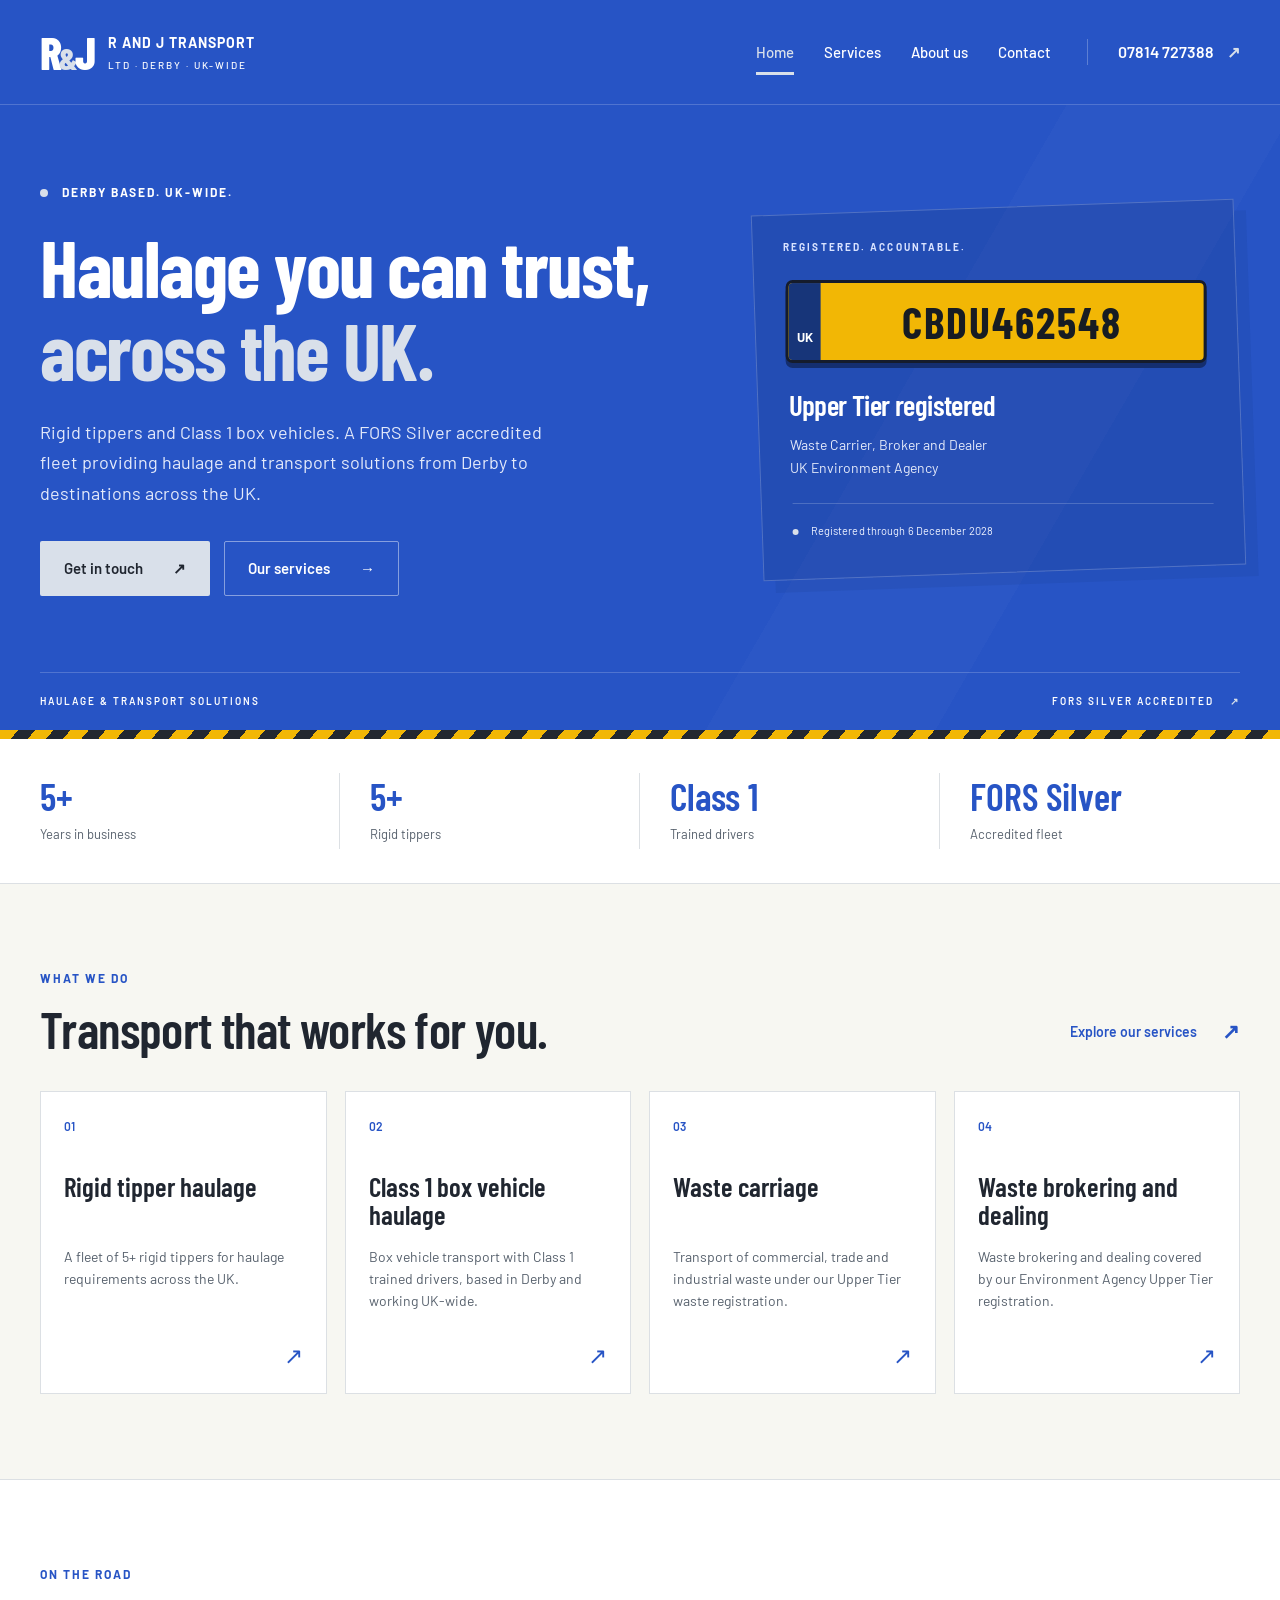
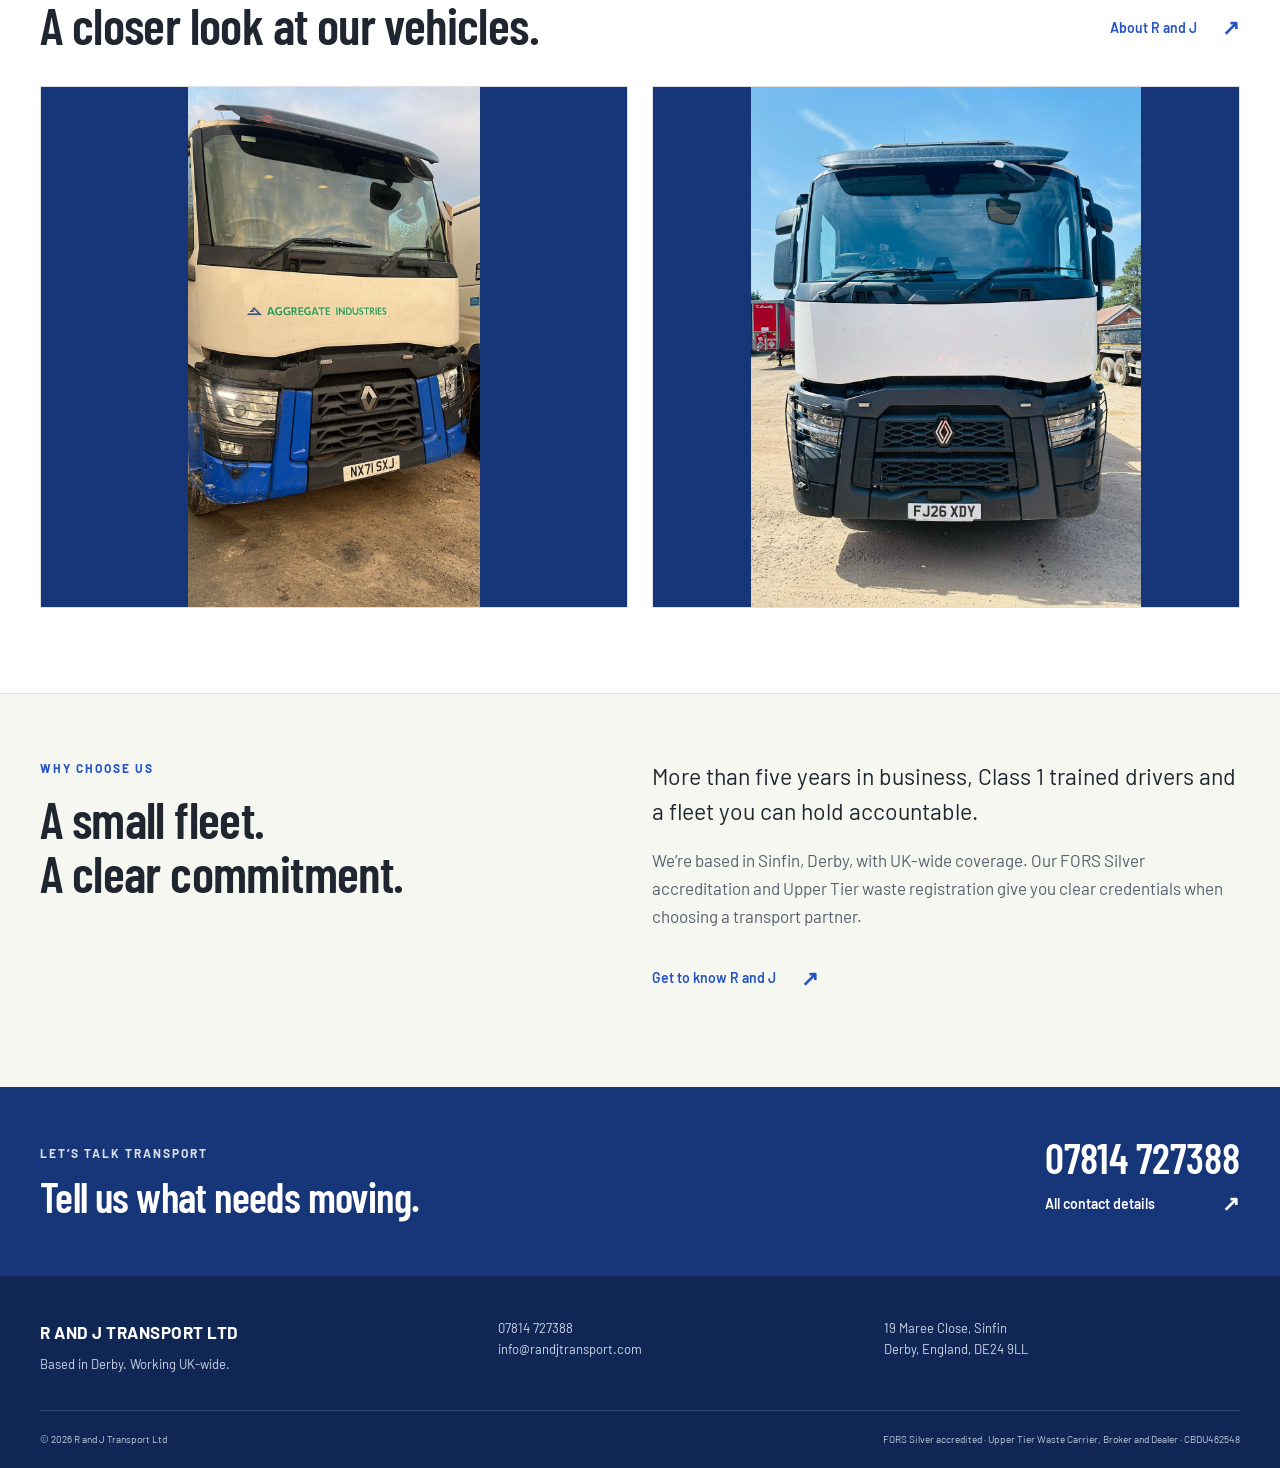
<file: index.html>
<!doctype html>
<html lang="en-GB">

<head>
    <meta charset="utf-8">
    <meta name="viewport" content="width=device-width, initial-scale=1">
    <meta name="color-scheme" content="light dark">
    <title>UK Haulage & Transport | R and J Transport Ltd</title>
    <meta name="description"
        content="FORS Silver accredited haulage from Derby across the UK. Rigid tippers, Class 1 box vehicles and registered waste transport.">
    <link rel="preconnect" href="https://fonts.googleapis.com">
    <link rel="preconnect" href="https://fonts.gstatic.com" crossorigin>
    <link
        href="https://fonts.googleapis.com/css2?family=Barlow+Condensed:wght@500;600;700;800&family=Barlow:wght@400;500;600;700&display=swap"
        rel="stylesheet">
    <link rel="stylesheet" href="css/style.css">
    <script src="js/main.js" defer></script>
</head>

<body><a class="skip" href="#main">Skip to content</a>
    <header class="site-header">
        <div class="container header-inner"><a class="brand" href="index.html"
                aria-label="R and J Transport Ltd home"><span class="brand-mark">R<span>&amp;</span>J</span><span
                    class="brand-name">R AND J TRANSPORT <small>LTD · DERBY · UK-WIDE</small></span></a><button
                class="menu-toggle" aria-expanded="false" aria-controls="navigation" hidden>Menu <span
                    aria-hidden="true">☰</span></button>
            <nav id="navigation" aria-label="Main navigation"><a href="index.html" aria-current="page">Home</a><a
                    href="services.html">Services</a><a href="about.html">About us</a><a href="contact.html">Contact</a>
            </nav><a class="header-phone" href="tel:+447814727388">07814 727388 <span aria-hidden="true">↗</span></a>
        </div>
    </header>
    <main id="main">
        <section class="hero">
            <div class="container hero-grid">
                <div>
                    <p class="eyebrow"><span class="status-dot"></span> DERBY BASED. UK-WIDE.</p>
                    <h1>Haulage you can trust,<br><span>across the UK.</span></h1>
                    <p class="hero-intro">Rigid tippers and Class 1 box vehicles. A FORS Silver accredited fleet
                        providing haulage and transport solutions from Derby to destinations across the UK.</p>
                    <div class="actions"><a class="button primary" href="contact.html">Get in touch <span
                                aria-hidden="true">↗</span></a><a class="button outline" href="services.html">Our
                            services <span aria-hidden="true">→</span></a></div>
                </div>
                <aside class="registration">
                    <p class="eyebrow">REGISTERED. ACCOUNTABLE.</p>
                    <div class="number-plate" aria-label="Environment Agency registration CBDU462548"><span
                            class="plate-gb">UK</span><strong>CBDU462548</strong></div>
                    <h2>Upper Tier registered</h2>
                    <p>Waste Carrier, Broker and Dealer<br>UK Environment Agency</p>
                    <div class="registration-valid"><span class="status-dot"></span> Registered through 6 December 2028
                    </div>
                </aside>
            </div>
            <div class="container hero-foot"><span>HAULAGE &amp; TRANSPORT SOLUTIONS</span><span>FORS SILVER ACCREDITED
                    <span aria-hidden="true">↗</span></span></div>
        </section>
        <div class="hazard" aria-hidden="true"></div>
        <section class="stats" aria-label="Our fleet at a glance">
            <div class="container stats-grid">
                <div><strong>5+</strong><span>Years in business</span></div>
                <div><strong>5+</strong><span>Rigid tippers</span></div>
                <div><strong>Class 1</strong><span>Trained drivers</span></div>
                <div><strong>FORS Silver</strong><span>Accredited fleet</span></div>
            </div>
        </section>
        <section class="section">
            <div class="container">
                <div class="section-heading">
                    <div>
                        <p class="eyebrow">WHAT WE DO</p>
                        <h2>Transport that works for you.</h2>
                    </div><a class="text-link" href="services.html">Explore our services <span
                            aria-hidden="true">↗</span></a>
                </div>
                <div class="cards"><a class="service-card" href="services.html#rigid-tippers"><span
                            class="card-number">01</span>
                        <h3>Rigid tipper haulage</h3>
                        <p>A fleet of 5+ rigid tippers for haulage requirements across the UK.</p><span
                            class="card-arrow" aria-hidden="true">↗</span>
                    </a><a class="service-card" href="services.html#box-vehicles"><span class="card-number">02</span>
                        <h3>Class 1 box vehicle haulage</h3>
                        <p>Box vehicle transport with Class 1 trained drivers, based in Derby and working UK-wide.</p>
                        <span class="card-arrow" aria-hidden="true">↗</span>
                    </a><a class="service-card" href="services.html#waste-carriage"><span class="card-number">03</span>
                        <h3>Waste carriage</h3>
                        <p>Transport of commercial, trade and industrial waste under our Upper Tier waste registration.
                        </p><span class="card-arrow" aria-hidden="true">↗</span>
                    </a><a class="service-card" href="services.html#waste-brokering"><span class="card-number">04</span>
                        <h3>Waste brokering and dealing</h3>
                        <p>Waste brokering and dealing covered by our Environment Agency Upper Tier registration.</p>
                        <span class="card-arrow" aria-hidden="true">↗</span>
                    </a></div>
            </div>
        </section>
        <section class="section fleet-photos" aria-labelledby="fleet-photos-title">
            <div class="container">
                <div class="section-heading">
                    <div>
                        <p class="eyebrow">ON THE ROAD</p>
                        <h2 id="fleet-photos-title">A closer look at our vehicles.</h2>
                    </div><a class="text-link" href="about.html">About R and J <span aria-hidden="true">↗</span></a>
                </div>
                <div class="photo-grid">
                    <figure class="vehicle-photo"><img
                            src="Photos/1.jpeg"
                            alt="Front view of a blue and white Renault lorry parked in a yard" width="900"
                            height="1600" loading="lazy" decoding="async"></figure>
                    <figure class="vehicle-photo"><img
                            src="Photos/2.jpeg"
                            alt="Front view of a white Renault lorry in a yard on a sunny day" width="1200"
                            height="1600" loading="lazy" decoding="async"></figure>
                </div>
            </div>
        </section>
        <section class="why section">
            <div class="container split">
                <div>
                    <p class="eyebrow">WHY CHOOSE US</p>
                    <h2>A small fleet.<br>A clear commitment.</h2>
                </div>
                <div>
                    <p class="large-copy">More than five years in business, Class 1 trained drivers and a fleet you can
                        hold accountable.</p>
                    <p>We’re based in Sinfin, Derby, with UK-wide coverage. Our FORS Silver accreditation and Upper Tier
                        waste registration give you clear credentials when choosing a transport partner.</p><a
                        class="text-link" href="about.html">Get to know R and J <span aria-hidden="true">↗</span></a>
                </div>
            </div>
        </section>
        <section class="contact-band">
            <div class="container band-inner">
                <div>
                    <p class="eyebrow">LET’S TALK TRANSPORT</p>
                    <h2>Tell us what needs moving.</h2>
                </div>
                <div><a class="band-phone" href="tel:+447814727388">07814 727388</a><a class="text-link"
                        href="contact.html">All contact details <span aria-hidden="true">↗</span></a></div>
            </div>
        </section>
    </main>
    <footer class="site-footer">
        <div class="container footer-top"><a class="footer-brand" href="index.html">R AND J TRANSPORT LTD<span>Based in
                    Derby. Working UK-wide.</span></a>
            <div><a href="tel:+447814727388">07814 727388</a><br><a
                    href="mailto:info@randjtransport.com">info@randjtransport.com</a></div>
            <address>19 Maree Close, Sinfin<br>Derby, England, DE24 9LL</address>
        </div>
        <div class="container footer-bottom">
            <p>© 2026 R and J Transport Ltd</p>
            <p>FORS Silver accredited · Upper Tier Waste Carrier, Broker and Dealer · CBDU462548</p>
        </div>
    </footer>
</body>

</html>
</file>
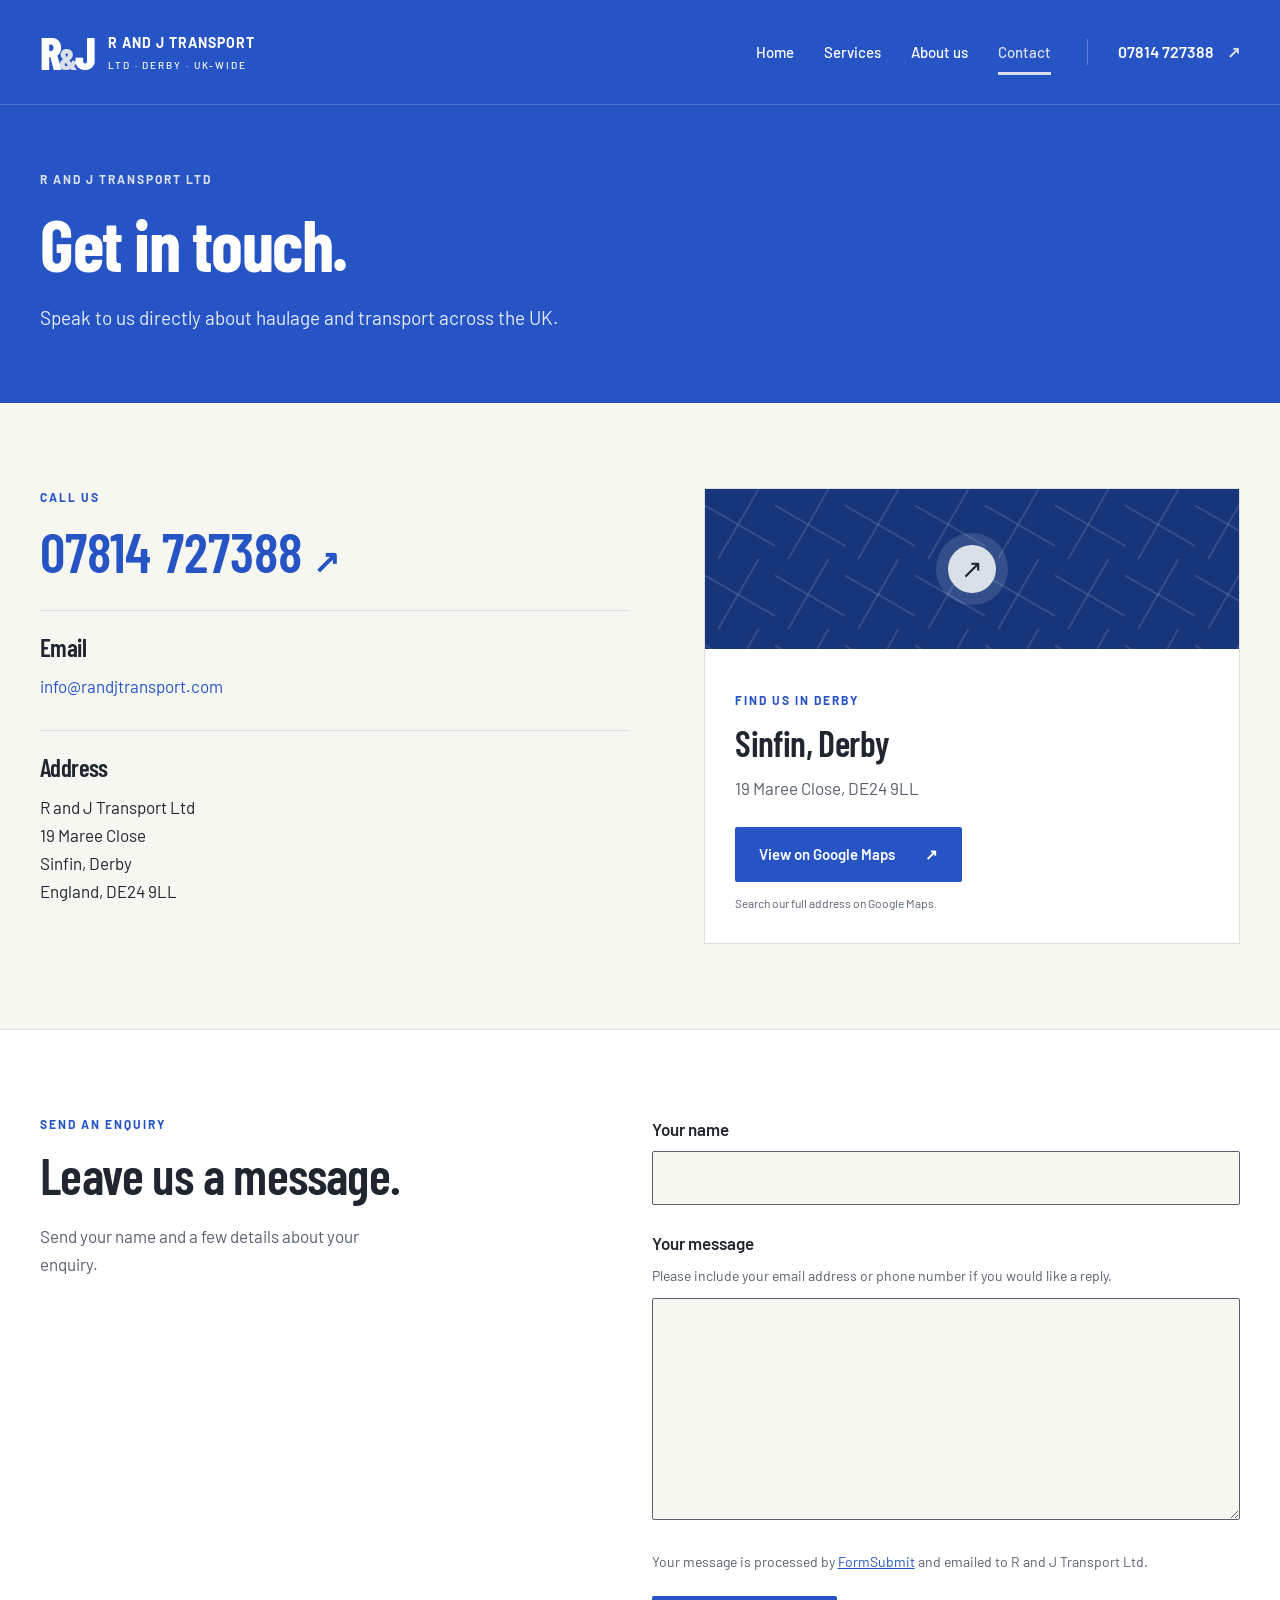
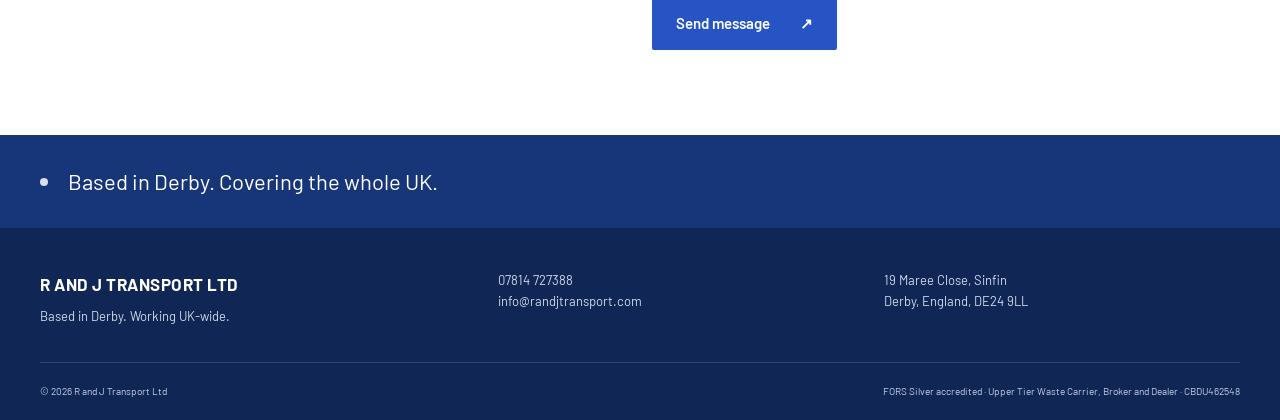
<file: contact.html>
<!doctype html>
<html lang="en-GB"><head><meta charset="utf-8"><meta name="viewport" content="width=device-width, initial-scale=1"><meta name="color-scheme" content="light dark"><title>Contact | R and J Transport Ltd</title><meta name="description" content="Call 07814 727388 or email info@randjtransport.com. Find us at 19 Maree Close, Sinfin, Derby, DE24 9LL."><link rel="preconnect" href="https://fonts.googleapis.com"><link rel="preconnect" href="https://fonts.gstatic.com" crossorigin><link href="https://fonts.googleapis.com/css2?family=Barlow+Condensed:wght@500;600;700;800&family=Barlow:wght@400;500;600;700&display=swap" rel="stylesheet"><link rel="stylesheet" href="css/style.css"><script src="js/main.js" defer></script></head><body><a class="skip" href="#main">Skip to content</a><header class="site-header"><div class="container header-inner"><a class="brand" href="index.html" aria-label="R and J Transport Ltd home"><span class="brand-mark">R<span>&amp;</span>J</span><span class="brand-name">R AND J TRANSPORT <small>LTD · DERBY · UK-WIDE</small></span></a><button class="menu-toggle" aria-expanded="false" aria-controls="navigation" hidden>Menu <span aria-hidden="true">☰</span></button><nav id="navigation" aria-label="Main navigation"><a href="index.html">Home</a><a href="services.html">Services</a><a href="about.html">About us</a><a href="contact.html" aria-current="page">Contact</a></nav><a class="header-phone" href="tel:+447814727388">07814 727388 <span aria-hidden="true">↗</span></a></div></header><main id="main"><section class="page-banner"><div class="container"><p class="eyebrow">R AND J TRANSPORT LTD</p><h1>Get in touch.</h1><p>Speak to us directly about haulage and transport across the UK.</p></div></section><section class="section"><div class="container contact-layout"><div><p class="eyebrow">CALL US</p><a class="contact-phone" href="tel:+447814727388">07814 727388 <span aria-hidden="true">↗</span></a><div class="contact-item"><h2>Email</h2><a href="mailto:info@randjtransport.com">info@randjtransport.com</a></div><div class="contact-item"><h2>Address</h2><address>R and J Transport Ltd<br>19 Maree Close<br>Sinfin, Derby<br>England, DE24 9LL</address></div></div><aside class="location-panel"><div class="location-grid" aria-hidden="true"><span class="location-pin">↗</span></div><div class="location-content"><p class="eyebrow">FIND US IN DERBY</p><h2>Sinfin, Derby</h2><p>19 Maree Close, DE24 9LL</p><a class="button" href="https://www.google.com/maps/search/?api=1&amp;query=19%20Maree%20Close%2C%20Sinfin%2C%20Derby%2C%20DE24%209LL">View on Google Maps <span aria-hidden="true">↗</span></a><p class="map-note">Search our full address on Google Maps.</p></div></aside></div></section><section class="section enquiry-section" aria-labelledby="enquiry-title"><div class="container split"><div><p class="eyebrow">SEND AN ENQUIRY</p><h2 id="enquiry-title">Leave us a message.</h2><p class="enquiry-intro">Send your name and a few details about your enquiry.</p></div><form class="enquiry-form" action="https://formsubmit.co/info@randjtransport.com" method="POST"><input type="hidden" name="_subject" value="New website enquiry — R and J Transport Ltd"><div class="form-field"><label for="enquiry-name">Your name</label><input id="enquiry-name" type="text" name="name" autocomplete="name" maxlength="150" required></div><div class="form-field"><label for="enquiry-message">Your message</label><p id="message-hint" class="form-hint">Please include your email address or phone number if you would like a reply.</p><textarea id="enquiry-message" name="message" rows="7" maxlength="5000" aria-describedby="message-hint" required></textarea></div><p class="form-note">Your message is processed by <a href="https://formsubmit.co/">FormSubmit</a> and emailed to R and J Transport Ltd.</p><button class="button" type="submit">Send message <span aria-hidden="true">↗</span></button></form></div></section><section class="coverage"><div class="container"><span class="status-dot"></span><p>Based in Derby. Covering the whole UK.</p></div></section></main><footer class="site-footer"><div class="container footer-top"><a class="footer-brand" href="index.html">R AND J TRANSPORT LTD<span>Based in Derby. Working UK-wide.</span></a><div><a href="tel:+447814727388">07814 727388</a><br><a href="mailto:info@randjtransport.com">info@randjtransport.com</a></div><address>19 Maree Close, Sinfin<br>Derby, England, DE24 9LL</address></div><div class="container footer-bottom"><p>© 2026 R and J Transport Ltd</p><p>FORS Silver accredited · Upper Tier Waste Carrier, Broker and Dealer · CBDU462548</p></div></footer></body></html>
</file>
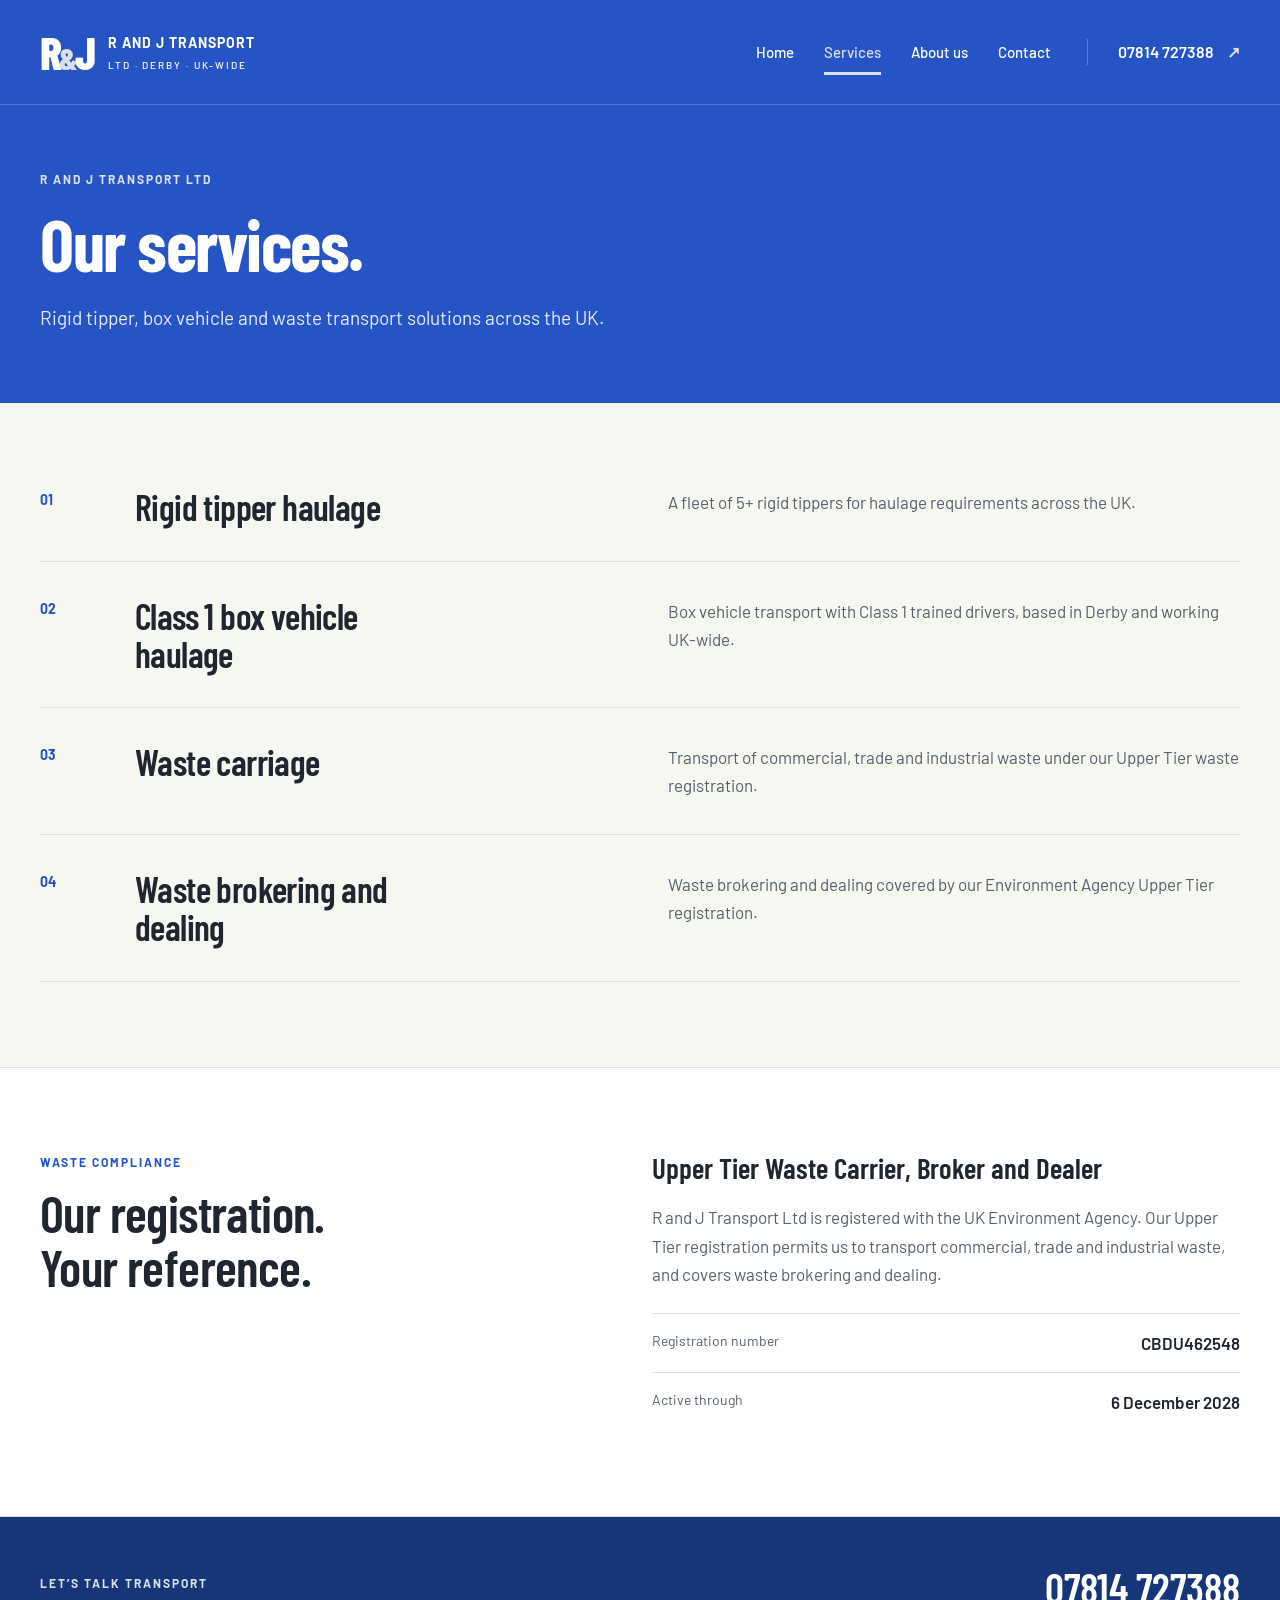
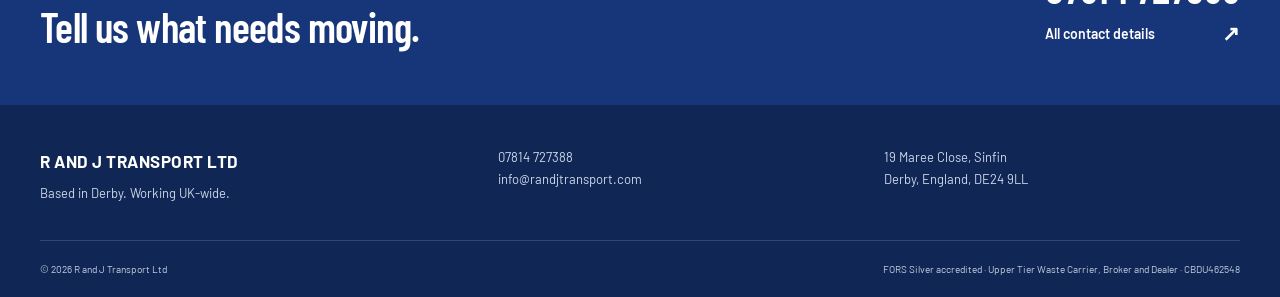
<file: services.html>
<!doctype html>
<html lang="en-GB"><head><meta charset="utf-8"><meta name="viewport" content="width=device-width, initial-scale=1"><meta name="color-scheme" content="light dark"><title>Haulage & Waste Transport Services | R and J Transport Ltd</title><meta name="description" content="Rigid tipper haulage, Class 1 box vehicles, waste carriage, brokering and dealing from Derby across the UK."><link rel="preconnect" href="https://fonts.googleapis.com"><link rel="preconnect" href="https://fonts.gstatic.com" crossorigin><link href="https://fonts.googleapis.com/css2?family=Barlow+Condensed:wght@500;600;700;800&family=Barlow:wght@400;500;600;700&display=swap" rel="stylesheet"><link rel="stylesheet" href="css/style.css"><script src="js/main.js" defer></script></head><body><a class="skip" href="#main">Skip to content</a><header class="site-header"><div class="container header-inner"><a class="brand" href="index.html" aria-label="R and J Transport Ltd home"><span class="brand-mark">R<span>&amp;</span>J</span><span class="brand-name">R AND J TRANSPORT <small>LTD · DERBY · UK-WIDE</small></span></a><button class="menu-toggle" aria-expanded="false" aria-controls="navigation" hidden>Menu <span aria-hidden="true">☰</span></button><nav id="navigation" aria-label="Main navigation"><a href="index.html">Home</a><a href="services.html" aria-current="page">Services</a><a href="about.html">About us</a><a href="contact.html">Contact</a></nav><a class="header-phone" href="tel:+447814727388">07814 727388 <span aria-hidden="true">↗</span></a></div></header><main id="main"><section class="page-banner"><div class="container"><p class="eyebrow">R AND J TRANSPORT LTD</p><h1>Our services.</h1><p>Rigid tipper, box vehicle and waste transport solutions across the UK.</p></div></section><section class="section"><div class="container service-list"><section class="service-row" id="rigid-tippers"><span class="row-number">01</span><h2>Rigid tipper haulage</h2><p>A fleet of 5+ rigid tippers for haulage requirements across the UK.</p></section><section class="service-row" id="box-vehicles"><span class="row-number">02</span><h2>Class 1 box vehicle haulage</h2><p>Box vehicle transport with Class 1 trained drivers, based in Derby and working UK-wide.</p></section><section class="service-row" id="waste-carriage"><span class="row-number">03</span><h2>Waste carriage</h2><p>Transport of commercial, trade and industrial waste under our Upper Tier waste registration.</p></section><section class="service-row" id="waste-brokering"><span class="row-number">04</span><h2>Waste brokering and dealing</h2><p>Waste brokering and dealing covered by our Environment Agency Upper Tier registration.</p></section></div></section><section class="section compliance"><div class="container split"><div><p class="eyebrow">WASTE COMPLIANCE</p><h2>Our registration.<br>Your reference.</h2></div><div><h3>Upper Tier Waste Carrier, Broker and Dealer</h3><p>R and J Transport Ltd is registered with the UK Environment Agency. Our Upper Tier registration permits us to transport commercial, trade and industrial waste, and covers waste brokering and dealing.</p><dl class="details"><div><dt>Registration number</dt><dd>CBDU462548</dd></div><div><dt>Active through</dt><dd>6 December 2028</dd></div></dl></div></div></section><section class="contact-band"><div class="container band-inner"><div><p class="eyebrow">LET’S TALK TRANSPORT</p><h2>Tell us what needs moving.</h2></div><div><a class="band-phone" href="tel:+447814727388">07814 727388</a><a class="text-link" href="contact.html">All contact details <span aria-hidden="true">↗</span></a></div></div></section></main><footer class="site-footer"><div class="container footer-top"><a class="footer-brand" href="index.html">R AND J TRANSPORT LTD<span>Based in Derby. Working UK-wide.</span></a><div><a href="tel:+447814727388">07814 727388</a><br><a href="mailto:info@randjtransport.com">info@randjtransport.com</a></div><address>19 Maree Close, Sinfin<br>Derby, England, DE24 9LL</address></div><div class="container footer-bottom"><p>© 2026 R and J Transport Ltd</p><p>FORS Silver accredited · Upper Tier Waste Carrier, Broker and Dealer · CBDU462548</p></div></footer></body></html>
</file>
<file: css/style.css>
:root{--blue:#2754c5;--deep:#173579;--yellow:#f2b705;--accent:#d9e0ea;--paper:#f7f7f2;--surface:#fff;--ink:#202630;--muted:#57616d;--line:#dce0e4;--link:#2754c5;color-scheme:light dark}*{box-sizing:border-box}body{margin:0;background:var(--paper);color:var(--ink);font:17px/1.65 Barlow,Arial,sans-serif}a{color:inherit;text-decoration:none}a:hover{text-decoration:underline;text-underline-offset:5px}button{font:inherit}h1,h2,h3,p{margin:0}p+p{margin-top:18px}h1,h2,h3,.brand-mark,.band-phone,.contact-phone,.stats strong{font-family:'Barlow Condensed','Arial Narrow',Arial,sans-serif;line-height:1.05}h1{font-size:clamp(54px,6.2vw,88px);font-weight:700;letter-spacing:-1.5px}h2{font-size:clamp(36px,4vw,52px);font-weight:600;letter-spacing:-.6px}h3{font-size:29px;font-weight:600}address{font-style:normal}.container{width:min(1200px,calc(100% - 80px));margin:auto}.site-header{background:var(--blue);color:#fff;border-bottom:1px solid #ffffff30}.header-inner{min-height:104px;display:flex;align-items:center;gap:36px}.brand{display:flex;align-items:center;gap:15px;margin-right:auto}.brand:hover{text-decoration:none}.brand-mark{font-size:46px;font-weight:800;letter-spacing:-3px}.brand-mark span{color:var(--accent);font-size:30px}.brand-name{font-size:14px;font-weight:700;letter-spacing:1px}.brand-name small{display:block;font-size:10px;letter-spacing:1.9px;font-weight:500;margin-top:3px}nav{display:flex;gap:30px}nav a{font-size:15px;font-weight:500;padding:14px 0;position:relative}nav a[aria-current]{color:var(--accent)}nav a[aria-current]:after{content:'';height:3px;background:var(--accent);position:absolute;bottom:3px;left:0;right:0}.header-phone{border-left:1px solid #ffffff40;padding-left:30px;font-size:16px;font-weight:600}.header-phone span{color:var(--accent);margin-left:10px}.hero{background:var(--blue);color:#fff;overflow:hidden;position:relative}.hero:before{content:'';position:absolute;inset:0;background:linear-gradient(120deg,transparent 65%,#ffffff05 65%,#ffffff05 79%,transparent 79%);pointer-events:none}.hero-grid{display:grid;grid-template-columns:1.35fr 1fr;gap:65px;padding-top:78px;padding-bottom:76px;align-items:center;position:relative}.eyebrow{font-size:12px;font-weight:700;letter-spacing:2px;line-height:1.5;margin-bottom:24px}.status-dot{display:inline-block;width:8px;height:8px;background:var(--accent);border-radius:50%;margin-right:10px}.hero h1 span{color:var(--accent)}.hero-intro{max-width:540px;font-size:18px;line-height:1.7;margin-top:25px;color:#e4eafa}.actions{display:flex;gap:14px;margin-top:33px;flex-wrap:wrap}.button{display:inline-flex;justify-content:space-between;align-items:center;gap:30px;background:var(--blue);color:#fff;font-size:15px;font-weight:600;padding:14px 23px;border:1px solid transparent;border-radius:2px}.button:hover{filter:brightness(1.08);text-decoration:none}.button.primary{background:var(--accent);color:#202630}.button.outline{border-color:#ffffff70;background:transparent}.registration{padding:32px 30px;border:1px solid #ffffff35;background:#17357938;transform:rotate(-2deg);box-shadow:12px 12px 0 #16368125}.registration>*{transform:rotate(2deg)}.registration .eyebrow{color:#d9e3ff;font-size:10px;letter-spacing:2.1px;margin-bottom:25px}.number-plate{display:flex;background:var(--yellow);color:#171c23;border-radius:7px;border:3px solid #151c2c;box-shadow:0 5px 0 #142e6e;overflow:hidden;align-items:stretch;margin-bottom:27px;white-space:nowrap}.number-plate strong{font:700 clamp(28px,3.4vw,47px)/1.5 'Barlow Condensed','Arial Narrow',sans-serif;letter-spacing:2px;text-align:center;flex:1;padding:6px 10px}.plate-gb{font-size:13px;font-weight:700;display:flex;align-items:flex-end;padding:12px 8px;background:#173579;color:#fff}.registration h2{font-size:29px;margin-bottom:12px}.registration p{font-size:14px;color:#e4eafa}.registration-valid{font-size:11px;letter-spacing:.1px;border-top:1px solid #ffffff30;margin-top:24px;padding-top:18px;color:#eef2ff}.registration-valid .status-dot{width:6px;height:6px}.hero-foot{position:relative;display:flex;justify-content:space-between;padding:20px 0;border-top:1px solid #ffffff30;font-size:10px;letter-spacing:2px;font-weight:600}.hero-foot span span{color:var(--accent);margin-left:12px}.hazard{height:9px;background:repeating-linear-gradient(130deg,var(--yellow) 0,var(--yellow) 14px,#232830 14px,#232830 27px)}.stats{background:var(--surface);border-bottom:1px solid var(--line)}.stats-grid{display:grid;grid-template-columns:repeat(4,1fr);padding:34px 0}.stats-grid>div{padding:4px 30px;border-right:1px solid var(--line)}.stats-grid>div:first-child{padding-left:0}.stats-grid>div:last-child{border:0}.stats strong{display:block;color:var(--link);font-size:38px;font-weight:600}.stats span{display:block;font-size:13px;color:var(--muted);margin-top:7px}.section{padding:85px 0}.section .eyebrow{color:var(--link);margin-bottom:15px}.section-heading{display:flex;align-items:flex-end;justify-content:space-between;gap:30px;margin-bottom:35px}.text-link{display:inline-flex;align-items:center;gap:25px;font-size:14px;font-weight:600;color:var(--link);padding:7px 0}.text-link span{font-size:21px}.cards{display:grid;grid-template-columns:repeat(4,1fr);gap:18px}.service-card{background:var(--surface);padding:25px 23px 18px;border:1px solid var(--line);display:flex;flex-direction:column;align-items:flex-start;transition:transform .2s,border-color .2s}.service-card:hover{text-decoration:none;transform:translateY(-5px);border-color:var(--link)}.card-number{font-size:12px;color:var(--link);font-weight:600;margin-bottom:35px}.service-card h3{font-size:27px;min-height:57px}.service-card p{font-size:14px;color:var(--muted);line-height:1.6;margin-top:17px}.card-arrow{align-self:flex-end;margin-top:auto;padding-top:24px;color:var(--link);font-size:23px}.why{border-top:1px solid var(--line);padding-top:65px}.split{display:grid;grid-template-columns:1fr 1.15fr;gap:100px}.split p{color:var(--muted)}.split .large-copy{font-size:23px;line-height:1.5;color:var(--ink)}.split .text-link{margin-top:23px}.contact-band{background:var(--deep);color:#fff;padding:48px 0}.band-inner{display:flex;align-items:center;justify-content:space-between;gap:30px}.band-inner .eyebrow{color:var(--accent);margin-bottom:12px}.band-inner h2{font-size:42px}.band-phone{font-size:42px;font-weight:600;display:block}.band-inner .text-link{color:#fff;display:flex;justify-content:space-between}.site-footer{background:#102654;color:#fff;padding-top:42px}.footer-top{display:grid;grid-template-columns:1.2fr 1fr 1fr;gap:30px;font-size:13px;color:#ced7e9;padding-bottom:35px}.footer-brand{font-size:17px;color:#fff;font-weight:700;letter-spacing:.5px}.footer-brand span{display:block;color:#ced7e9;font-weight:400;font-size:13px;letter-spacing:0;margin-top:8px}.footer-bottom{border-top:1px solid #ffffff25;display:flex;justify-content:space-between;gap:25px;padding:20px 0;font-size:10px;color:#c2cde2}.footer-bottom p+p{margin:0}.page-banner{background:var(--blue);color:#fff;padding:65px 0 70px}.page-banner h1{font-size:72px}.page-banner .eyebrow{color:var(--accent);margin-bottom:18px}.page-banner p:last-child{font-size:19px;color:#e4eafa;margin-top:20px;max-width:650px}.service-row{display:grid;grid-template-columns:60px 1fr 1.15fr;gap:35px;border-bottom:1px solid var(--line);padding:35px 0;scroll-margin-top:30px}.service-row:first-child{padding-top:0}.service-row h2{font-size:36px;max-width:320px}.service-row p{color:var(--muted)}.row-number{font-size:14px;color:var(--link);font-weight:700}.compliance{background:var(--surface);border-block:1px solid var(--line)}.compliance h3{margin-bottom:20px}.details{margin:25px 0 0}.details>div{display:flex;justify-content:space-between;border-top:1px solid var(--line);padding:15px 0;gap:20px}.details dt{font-size:14px;color:var(--muted)}.details dd{margin:0;font-weight:600}.checklist{list-style:none;padding:0;margin:0}.checklist li{display:flex;gap:22px;border-bottom:1px solid var(--line);padding:23px 0}.checklist li:first-child{padding-top:0}.checklist li>span{color:var(--link);font-size:22px}.checklist h3{font-size:26px;margin-bottom:6px}.checklist p{font-size:15px}.contact-layout{display:grid;grid-template-columns:1.1fr 1fr;gap:75px}.contact-phone{font-size:clamp(38px,4.4vw,60px);font-weight:600;color:var(--link);display:inline-block;white-space:nowrap}.contact-phone span{font-size:32px}.contact-item{border-top:1px solid var(--line);margin-top:30px;padding-top:23px}.contact-item h2{font-size:25px;margin-bottom:12px}.contact-item a{color:var(--link);overflow-wrap:anywhere}.location-panel{background:var(--surface);border:1px solid var(--line)}.location-grid{height:160px;background-color:var(--deep);background-image:linear-gradient(30deg,transparent 47%,#ffffff20 48%,#ffffff20 49%,transparent 50%),linear-gradient(120deg,transparent 47%,#ffffff20 48%,#ffffff20 49%,transparent 50%);background-size:70px 70px;display:grid;place-items:center}.location-pin{display:grid;place-items:center;width:48px;height:48px;border-radius:50%;background:var(--accent);color:#202630;font-size:26px;box-shadow:0 0 0 12px #d9e0ea25}.location-content{padding:30px}.location-content h2{font-size:36px}.location-content p{color:var(--muted);margin-top:12px}.location-content .button{margin-top:25px}.location-content .map-note{font-size:12px}.coverage{background:var(--deep);color:#fff;padding:28px 0}.coverage .container{display:flex;align-items:center;gap:10px}.coverage p{font-size:22px}.skip{position:fixed;left:20px;top:-100px;background:var(--accent);color:#202630;z-index:100;padding:12px 20px}.skip:focus{top:15px}:focus-visible{outline:3px solid var(--link);outline-offset:5px}.site-header :focus-visible,.hero :focus-visible,.contact-band :focus-visible,.site-footer :focus-visible,.page-banner :focus-visible{outline-color:var(--accent)}.menu-toggle{background:transparent;border:1px solid #ffffff80;color:white;padding:8px 12px;border-radius:2px}.menu-toggle[hidden]{display:none}
@media(prefers-color-scheme:dark){:root{--paper:#141b27;--surface:#1b2433;--ink:#edf1f8;--muted:#b7c2d1;--line:#354052;--link:#97b6ff;color-scheme:dark}.number-plate{color-scheme:light}.location-content .button{color:#fff}}
@media(min-width:761px){.menu-toggle{display:none!important}}
@media(max-width:1050px){.container{width:calc(100% - 48px)}.header-inner{gap:20px}.header-phone{display:none}.hero-grid{gap:35px}.registration{padding:25px 20px}.cards{gap:12px}.service-card{padding:22px 17px}.split{gap:55px}.contact-layout{gap:40px}.brand-name{font-size:12px}}
@media(max-width:760px){.container{width:calc(100% - 40px)}.header-inner{min-height:85px;flex-wrap:wrap;gap:0;padding-block:15px}.brand-mark{font-size:40px}.brand-name{font-size:11px;letter-spacing:.6px}.brand-name small{font-size:8px;letter-spacing:1.4px}.brand{gap:11px}.menu-toggle:not([hidden]){display:block}.site-header nav{width:100%;gap:0;justify-content:space-between;border-top:1px solid #ffffff30;margin-top:15px;padding-top:8px}.site-header nav.menu-ready:not(.is-open){display:none}nav a{font-size:14px;padding-block:10px}.hero-grid{grid-template-columns:1fr;padding-top:45px;padding-bottom:45px;gap:45px}.hero h1{font-size:clamp(49px,9vw,70px);letter-spacing:-.8px}.hero-intro{font-size:16px}.eyebrow{font-size:10px}.registration{max-width:450px;width:100%;transform:none;padding:25px}.registration>*{transform:none}.number-plate strong{font-size:clamp(32px,8vw,46px)}.hero-foot{font-size:8px;letter-spacing:1px;gap:20px}.stats-grid{grid-template-columns:1fr 1fr;padding-block:12px}.stats-grid>div{padding:20px!important;border-right:0}.stats-grid>div:nth-child(odd){border-right:1px solid var(--line);padding-left:0!important}.stats-grid>div:nth-child(-n+2){border-bottom:1px solid var(--line)}.stats strong{font-size:33px}.stats span{font-size:12px}.section{padding:55px 0}.section-heading{display:block}.section-heading .text-link{margin-top:18px}.cards{grid-template-columns:1fr 1fr;gap:14px}.service-card h3{font-size:25px}.card-number{margin-bottom:25px}.split{grid-template-columns:1fr;gap:28px}.split .large-copy{font-size:21px}.band-inner{align-items:flex-start;flex-direction:column;gap:25px}.band-inner h2{font-size:36px}.band-phone{font-size:38px}.footer-top{grid-template-columns:1fr 1fr;gap:25px}.footer-brand{grid-column:1/-1}.footer-bottom{flex-direction:column;gap:10px}.page-banner{padding:43px 0 48px}.page-banner h1{font-size:58px}.page-banner p:last-child{font-size:17px}.service-row{grid-template-columns:32px 1fr;gap:15px;padding:28px 0}.service-row h2{font-size:32px}.service-row p{grid-column:2}.contact-layout{grid-template-columns:1fr;gap:40px}.contact-phone{font-size:clamp(36px,8.8vw,57px)}.coverage p{font-size:18px}.details>div{flex-direction:column;gap:4px}.location-content{padding:25px}}
@media(max-width:380px){.cards{grid-template-columns:1fr}.service-card h3{min-height:0}.brand-name{font-size:10px}.menu-toggle{font-size:13px;padding:7px}.button{gap:15px;padding:13px 16px}}
@media(prefers-reduced-motion:reduce){*,*:before,*:after{transition:none!important;animation:none!important;scroll-behavior:auto!important}}

/* Photographs supplied by R and J Transport. Keep each vehicle fully visible. */
.fleet-photos{background:var(--surface);border-top:1px solid var(--line)}
.photo-grid{display:grid;grid-template-columns:1fr 1fr;gap:24px}
.vehicle-photo{margin:0;background:var(--deep);border:1px solid var(--line);overflow:hidden}
.vehicle-photo img{display:block;width:100%;height:520px;object-fit:contain}
.about-photo{margin:30px 0 0;background:var(--deep);border:1px solid var(--line);max-width:420px}
.about-photo img{display:block;width:100%;height:auto}
@media(max-width:760px){.photo-grid{gap:16px}.vehicle-photo img{height:360px}.about-photo{max-width:360px}}
@media(max-width:480px){.photo-grid{grid-template-columns:1fr}.vehicle-photo img{height:auto;max-height:540px;object-fit:contain}}

/* Contact enquiry form */
.enquiry-section{background:var(--surface);border-top:1px solid var(--line)}
.enquiry-intro{margin-top:20px;max-width:340px}
.enquiry-form{min-width:0}
.form-field{margin-bottom:24px}
.form-field label{display:block;font-weight:600;margin-bottom:8px}
.form-field input,.form-field textarea{width:100%;font:inherit;color:var(--ink);background:var(--paper);border:1px solid var(--muted);border-radius:2px;padding:12px 14px}
.form-field textarea{resize:vertical;min-height:170px}
.form-hint,.form-note{font-size:14px;color:var(--muted);line-height:1.6}
.form-hint{margin-bottom:10px}
.form-note{margin-bottom:22px}
.form-note a{color:var(--link);text-decoration:underline}
.enquiry-form button{cursor:pointer}
</file>
